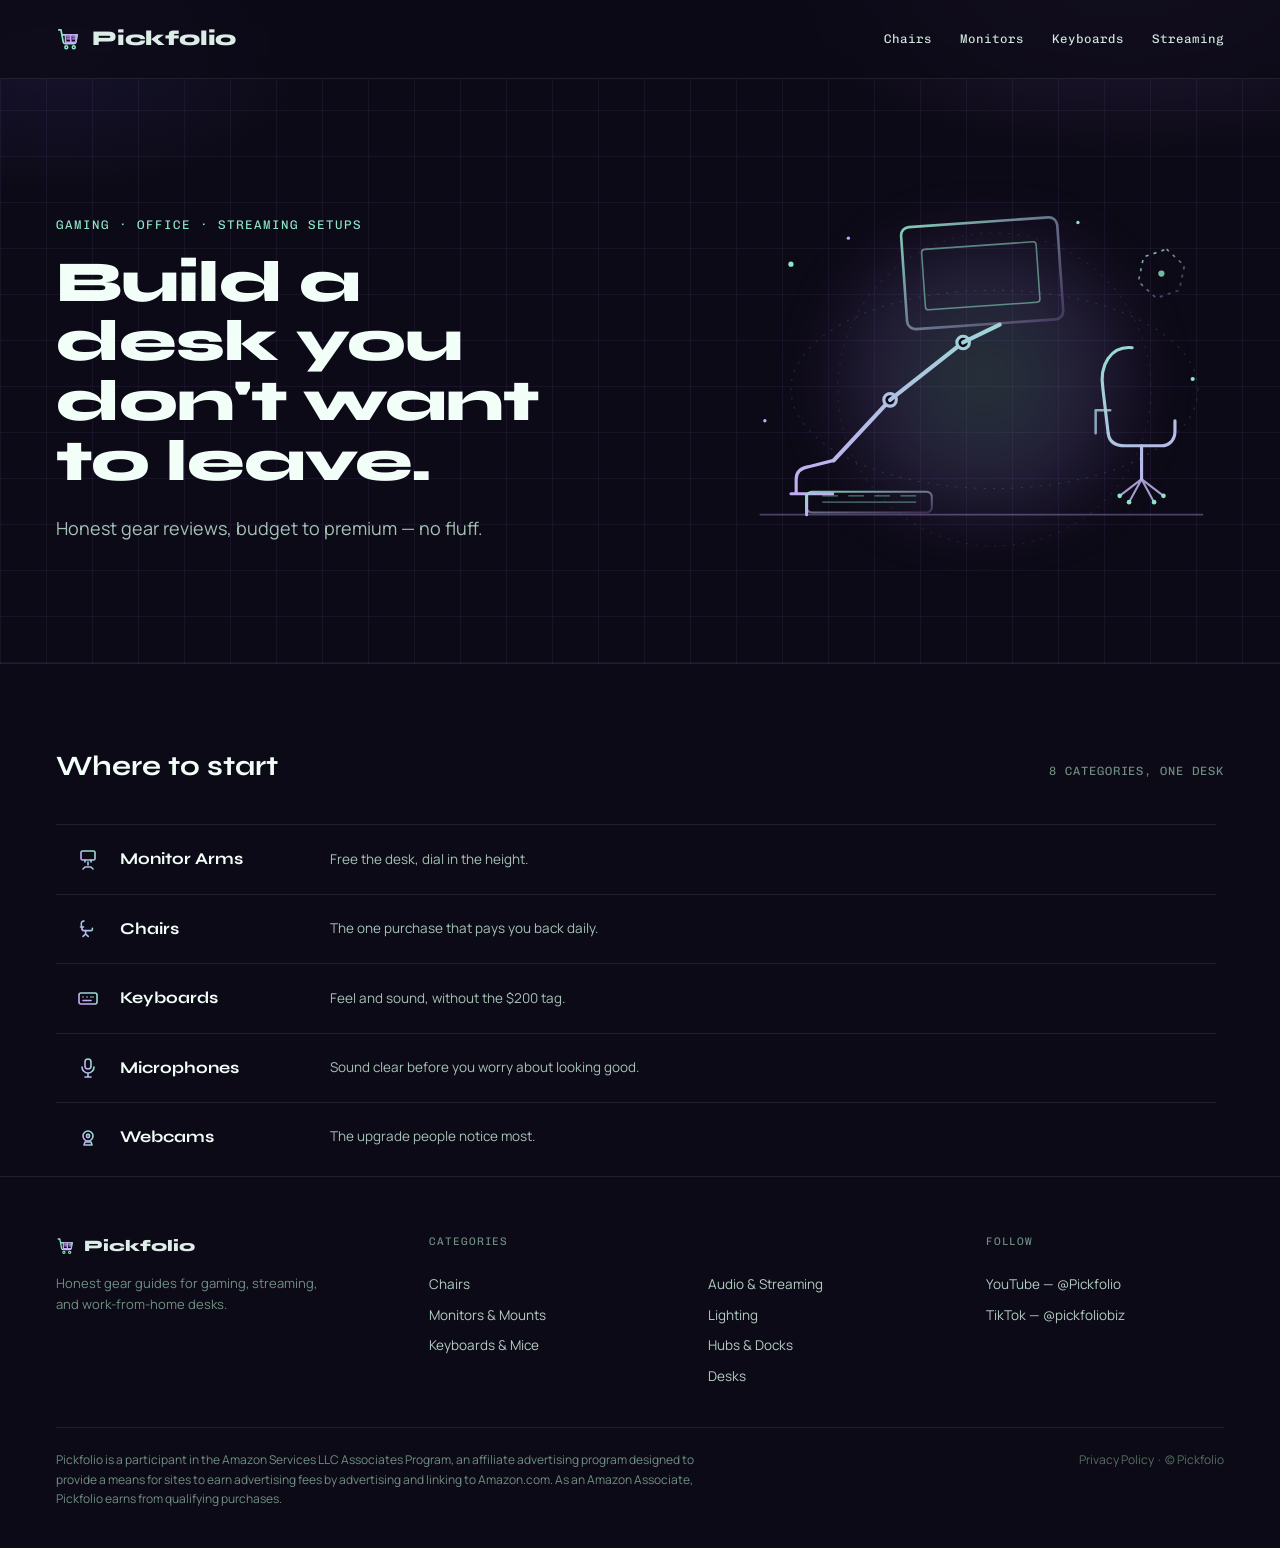
<file: index.html>
<!doctype html>
<!-- CI/CD test: git push -> Netlify auto-deploy -->
<html lang="en">
<head>
<meta charset="utf-8">
<meta name="viewport" content="width=device-width, initial-scale=1">
<title>Pickfolio — Gaming, Office & Streaming Setup Reviews</title>
<meta name="description" content="Honest, hands-on gear guides for gaming, streaming, and work-from-home desk setups.">
<meta name="p:domain_verify" content="24f3bac017ddc615d164c849b35792f6"/>
<link rel="icon" href="/favicon.svg" type="image/svg+xml">
<link rel="icon" href="/favicon.ico" sizes="any">
<link rel="apple-touch-icon" href="/apple-touch-icon.png">
<link rel="stylesheet" href="/styles.css">
</head>
<body>
  <nav class="site-nav">
    <a class="brand" href="/index.html">
      <svg width="26" height="26" viewBox="0 0 24 24" fill="none" stroke-linecap="round" stroke-linejoin="round"><path d="M2.6 3.6h2l2.1 11.3a1.6 1.6 0 0 0 1.6 1.3h8.4a1.6 1.6 0 0 0 1.6-1.3l1.3-6.8H6.2" stroke="var(--accent2)" stroke-width="1.6"/><circle cx="9.5" cy="19.6" r="1.35" fill="var(--bg)" stroke="var(--accent2)" stroke-width="1.4"/><circle cx="16.4" cy="19.6" r="1.35" fill="var(--bg)" stroke="var(--accent2)" stroke-width="1.4"/><path d="M8.8 8.2h9.6v6.2a.7.7 0 0 1-.7.7h-8.2a.7.7 0 0 1-.7-.7z" fill="var(--bg)" stroke="var(--accent)" stroke-width="1.5"/><path d="M13.6 8.2v6.9" stroke="var(--accent)" stroke-width="1.5"/><path d="M10.3 10h2.4M10.3 11.9h2.4M15.4 10h2M15.4 11.9h2" stroke="var(--accent)" stroke-width="1.15"/></svg>
      <span>Pickfolio</span>
    </a>
    <div class="nav-links">
      <a href="/guides/gaming-office-chairs.html">Chairs</a>
      <a href="/guides/monitor-arms.html">Monitors</a>
      <a href="/guides/mechanical-keyboards.html">Keyboards</a>
      <a href="/guides/usb-microphones.html">Streaming</a>
    </div>
  </nav>
  <section class="hero">
    <div class="hero-row">
      <div class="hero-inner">
        <div class="label" style="font-size:12.5px; color:var(--accent2); margin-bottom:18px;">Gaming &middot; Office &middot; Streaming Setups</div>
        <h1>Build a desk you don't want to leave.</h1>
        <p>Honest gear reviews, budget to premium — no fluff.</p>
      </div>
      <div class="hero-rig">
        <div class="hero-rig-glow"></div>
        <svg viewBox="0 0 460 360" fill="none">
          <defs>
            <linearGradient id="rigStroke1" x1="20" y1="320" x2="300" y2="40" gradientUnits="userSpaceOnUse">
              <stop offset="0" stop-color="#c9a6f7"/>
              <stop offset="1" stop-color="#8ee6c8"/>
            </linearGradient>
            <linearGradient id="rigStroke2" x1="0" y1="0" x2="1" y2="1">
              <stop offset="0" stop-color="#8ee6c8" stop-opacity=".9"/>
              <stop offset="1" stop-color="#c9a6f7" stop-opacity=".2"/>
            </linearGradient>
            <linearGradient id="rigStroke3" x1="300" y1="140" x2="410" y2="320" gradientUnits="userSpaceOnUse">
              <stop offset="0" stop-color="#8ee6c8"/>
              <stop offset="1" stop-color="#c9a6f7"/>
            </linearGradient>
          </defs>

          <ellipse cx="240" cy="190" rx="195" ry="95" stroke="#8ee6c8" stroke-opacity=".16" stroke-width="1" stroke-dasharray="2 7"/>
          <ellipse cx="240" cy="190" rx="150" ry="150" stroke="#c9a6f7" stroke-opacity=".12" stroke-width="1" stroke-dasharray="2 7" transform="rotate(24 240 190)"/>

          <path d="M400 55 L420 67 L420 91 L400 103 L380 91 L380 67 Z"
                stroke="url(#rigStroke2)" stroke-width="1.6" stroke-dasharray="3 5" transform="rotate(12 400 79)"/>
          <circle cx="400" cy="79" r="3" fill="#8ee6c8" fill-opacity=".8"/>

          <path d="M15 310 H440" stroke="#c9a6f7" stroke-opacity=".35" stroke-width="1.5"/>

          <path d="M60 310 V290 M45 290 H85 M50 290 V276 Q50 266 62 264 L86 258" stroke="url(#rigStroke1)" stroke-width="3" stroke-linecap="round"/>

          <path d="M86 258 L140 200" stroke="url(#rigStroke1)" stroke-width="4" stroke-linecap="round"/>
          <circle cx="140" cy="200" r="6" fill="#0d0a17" stroke="url(#rigStroke1)" stroke-width="3"/>

          <path d="M140 200 L210 145" stroke="url(#rigStroke1)" stroke-width="4" stroke-linecap="round"/>
          <circle cx="210" cy="145" r="6" fill="#0d0a17" stroke="url(#rigStroke1)" stroke-width="3"/>

          <path d="M210 145 L245 128" stroke="url(#rigStroke1)" stroke-width="4" stroke-linecap="round"/>
          <rect x="150" y="35" width="150" height="98" rx="8" stroke="url(#rigStroke2)" stroke-width="2.5" transform="rotate(-4 150 35)"/>
          <rect x="170" y="56" width="110" height="58" rx="3" stroke="#8ee6c8" stroke-opacity=".55" stroke-width="1.5" transform="rotate(-4 170 56)"/>

          <rect x="60" y="288" width="120" height="20" rx="5" stroke="url(#rigStroke2)" stroke-width="2"/>
          <path d="M75 298 H165 M75 292 H90 M100 292 H115 M125 292 H140 M150 292 H165" stroke="#8ee6c8" stroke-opacity=".5" stroke-width="1.2"/>

          <path d="M372 150 C352 148 340 166 344 190 L349 232"
                stroke="url(#rigStroke3)" stroke-width="3" stroke-linecap="round"/>
          <path d="M349 232 C350 240 356 244 365 244 L400 244 C408 244 413 238 413 230 L413 220"
                stroke="url(#rigStroke3)" stroke-width="3" stroke-linecap="round"/>
          <path d="M337 210 V232 M337 210 H351" stroke="url(#rigStroke3)" stroke-width="2.4" stroke-linecap="round" stroke-opacity=".8"/>
          <path d="M381 244 V276" stroke="url(#rigStroke3)" stroke-width="3" stroke-linecap="round"/>
          <path d="M381 276 L360 292 M381 276 L402 292 M381 276 L369 298 M381 276 L393 298"
                stroke="url(#rigStroke3)" stroke-width="2" stroke-linecap="round" stroke-opacity=".85"/>
          <circle cx="360" cy="292" r="2.2" fill="#8ee6c8"/>
          <circle cx="402" cy="292" r="2.2" fill="#8ee6c8"/>
          <circle cx="369" cy="298" r="2.2" fill="#8ee6c8"/>
          <circle cx="393" cy="298" r="2.2" fill="#8ee6c8"/>

          <circle cx="45" cy="70" r="2.5" fill="#8ee6c8"/>
          <circle cx="100" cy="45" r="1.6" fill="#c9a6f7"/>
          <circle cx="430" cy="180" r="2" fill="#8ee6c8"/>
          <circle cx="20" cy="220" r="1.6" fill="#c9a6f7"/>
          <circle cx="320" cy="30" r="1.6" fill="#8ee6c8"/>
        </svg>
      </div>
    </div>
  </section>

  <section class="section" id="guides">
    <div class="section-head">
      <h2>Where to start</h2>
      <span class="label" style="font-size:12px; color:var(--muted-2);">8 categories, one desk</span>
    </div>
    <svg width="0" height="0" style="position:absolute">
      <defs>
        <linearGradient id="catIcon" x1="0" y1="1" x2="1" y2="0">
          <stop offset="0" stop-color="var(--accent)"/>
          <stop offset="1" stop-color="var(--accent2)"/>
        </linearGradient>
      </defs>
    </svg>
    <div class="cat-list">
      <a class="cat-row" href="/guides/monitor-arms.html">
        <svg class="cat-icon" viewBox="0 0 24 24" fill="none" stroke="url(#catIcon)" stroke-width="1.6" stroke-linecap="round" stroke-linejoin="round"><rect x="5" y="3" width="14" height="9" rx="1.5"/><path d="M9 12v2M15 12v2M7 21l2-2h6l2 2M12 14v3"/></svg>
        <div class="cat-title">Monitor Arms</div><div class="cat-desc">Free the desk, dial in the height.</div>
      </a>
      <a class="cat-row" href="/guides/gaming-office-chairs.html">
        <svg class="cat-icon" viewBox="0 0 24 24" fill="none" stroke="url(#catIcon)" stroke-width="1.6" stroke-linecap="round" stroke-linejoin="round"><path d="M8 4c-2 0-3 1.5-2.7 3.5L6 12"/><path d="M6 12c0 1 .8 1.6 1.8 1.6h7c1 0 1.6-.6 1.6-1.4v-1"/><path d="M9.6 13.6V17M9.6 17l-2.6 2.4M9.6 17l2.6 2.4M4.5 10h3"/></svg>
        <div class="cat-title">Chairs</div><div class="cat-desc">The one purchase that pays you back daily.</div>
      </a>
      <a class="cat-row" href="/guides/mechanical-keyboards.html">
        <svg class="cat-icon" viewBox="0 0 24 24" fill="none" stroke="url(#catIcon)" stroke-width="1.6" stroke-linecap="round" stroke-linejoin="round"><rect x="3" y="7" width="18" height="11" rx="2"/><path d="M7 11h.01M11 11h.01M15 11h.01M17 11h.01M7 14.5h8"/></svg>
        <div class="cat-title">Keyboards</div><div class="cat-desc">Feel and sound, without the $200 tag.</div>
      </a>
      <a class="cat-row" href="/guides/usb-microphones.html">
        <svg class="cat-icon" viewBox="0 0 24 24" fill="none" stroke="url(#catIcon)" stroke-width="1.6" stroke-linecap="round" stroke-linejoin="round"><rect x="9" y="3" width="6" height="10" rx="3"/><path d="M6 11a6 6 0 0 0 12 0M12 17v4M9 21h6"/></svg>
        <div class="cat-title">Microphones</div><div class="cat-desc">Sound clear before you worry about looking good.</div>
      </a>
      <a class="cat-row" href="/guides/webcams.html">
        <svg class="cat-icon" viewBox="0 0 24 24" fill="none" stroke="url(#catIcon)" stroke-width="1.6" stroke-linecap="round" stroke-linejoin="round"><circle cx="12" cy="11" r="5"/><circle cx="12" cy="11" r="1.6"/><path d="M8 20h8l-1-3H9z"/></svg>
        <div class="cat-title">Webcams</div><div class="cat-desc">The upgrade people notice most.</div>
      </a>
      <a class="cat-row" href="/guides/led-rgb-strip-lights.html">
        <svg class="cat-icon" viewBox="0 0 24 24" fill="none" stroke="url(#catIcon)" stroke-width="1.6" stroke-linecap="round" stroke-linejoin="round"><path d="M4 8c2 3 4-3 6 0s4-3 6 0s4-3 4 0"/><path d="M4 14c2 3 4-3 6 0s4-3 6 0s4-3 4 0"/></svg>
        <div class="cat-title">Lighting</div><div class="cat-desc">The fastest way to make a setup look finished.</div>
      </a>
      <a class="cat-row" href="/guides/usb-c-hubs-docking-stations.html">
        <svg class="cat-icon" viewBox="0 0 24 24" fill="none" stroke="url(#catIcon)" stroke-width="1.6" stroke-linecap="round" stroke-linejoin="round"><rect x="4" y="9" width="16" height="7" rx="2"/><circle cx="8" cy="12.5" r="1"/><circle cx="12" cy="12.5" r="1"/><circle cx="16" cy="12.5" r="1"/><path d="M12 9V6M9 6h6"/></svg>
        <div class="cat-title">Hubs &amp; Docks</div><div class="cat-desc">One cable, everything connected.</div>
      </a>
      <a class="cat-row" href="/guides/desks.html">
        <svg class="cat-icon" viewBox="0 0 24 24" fill="none" stroke="url(#catIcon)" stroke-width="1.6" stroke-linecap="round" stroke-linejoin="round"><path d="M3 15h18M6 15V9a2 2 0 0 1 2-2h8a2 2 0 0 1 2 2v6M6 15v3M18 15v3"/></svg>
        <div class="cat-title">Desks</div><div class="cat-desc">Sit-stand, budget to premium.</div>
      </a>
      <div class="cat-row soon">
        <svg class="cat-icon" viewBox="0 0 24 24" fill="none" stroke="url(#catIcon)" stroke-width="1.6" stroke-linecap="round" stroke-linejoin="round"><circle cx="12" cy="12" r="8"/><path d="M12 8v8M8 12h8"/></svg>
        <div class="cat-title">More every week</div><div class="cat-desc">New guides added as the desk grows.</div>
      </div>
    </div>
  </section>


  <footer class="site-footer">
    <div class="footer-grid">
      <div>
        <div class="footer-brand">
          <svg width="20" height="20" viewBox="0 0 24 24" fill="none" stroke-linecap="round" stroke-linejoin="round"><path d="M2.6 3.6h2l2.1 11.3a1.6 1.6 0 0 0 1.6 1.3h8.4a1.6 1.6 0 0 0 1.6-1.3l1.3-6.8H6.2" stroke="var(--accent2)" stroke-width="1.6"/><circle cx="9.5" cy="19.6" r="1.35" fill="var(--bg)" stroke="var(--accent2)" stroke-width="1.4"/><circle cx="16.4" cy="19.6" r="1.35" fill="var(--bg)" stroke="var(--accent2)" stroke-width="1.4"/><path d="M8.8 8.2h9.6v6.2a.7.7 0 0 1-.7.7h-8.2a.7.7 0 0 1-.7-.7z" fill="var(--bg)" stroke="var(--accent)" stroke-width="1.5"/><path d="M13.6 8.2v6.9" stroke="var(--accent)" stroke-width="1.5"/><path d="M10.3 10h2.4M10.3 11.9h2.4M15.4 10h2M15.4 11.9h2" stroke="var(--accent)" stroke-width="1.15"/></svg>
          <span>Pickfolio</span>
        </div>
        <p class="footer-tag">Honest gear guides for gaming, streaming, and work-from-home desks.</p>
      </div>
      <div class="fcol">
        <div class="fcol-head">Categories</div>
        <a href="/guides/gaming-office-chairs.html">Chairs</a>
        <a href="/guides/monitor-arms.html">Monitors &amp; Mounts</a>
        <a href="/guides/mechanical-keyboards.html">Keyboards &amp; Mice</a>
      </div>
      <div class="fcol">
        <div class="fcol-head">&nbsp;</div>
        <a href="/guides/usb-microphones.html">Audio &amp; Streaming</a>
        <a href="/guides/led-rgb-strip-lights.html">Lighting</a>
        <a href="/guides/usb-c-hubs-docking-stations.html">Hubs & Docks</a>
        <a href="/guides/desks.html">Desks</a>
      </div>
      <div class="fcol">
        <div class="fcol-head">Follow</div>
        <a href="https://www.youtube.com/@Pickfolio" target="_blank" rel="noopener">YouTube — @Pickfolio</a>
        <a href="https://www.tiktok.com/@pickfoliobiz" target="_blank" rel="noopener">TikTok — @pickfoliobiz</a>
      </div>
    </div>
    <div class="footer-bottom">
      <div class="disclosure">Pickfolio is a participant in the Amazon Services LLC Associates Program, an affiliate advertising program designed to provide a means for sites to earn advertising fees by advertising and linking to Amazon.com. As an Amazon Associate, Pickfolio earns from qualifying purchases.</div>
      <div class="copyright"><a href="/privacy-policy.html">Privacy Policy</a> &nbsp;&middot;&nbsp; &copy; Pickfolio</div>
    </div>
  </footer>
</body>
</html>
</file>
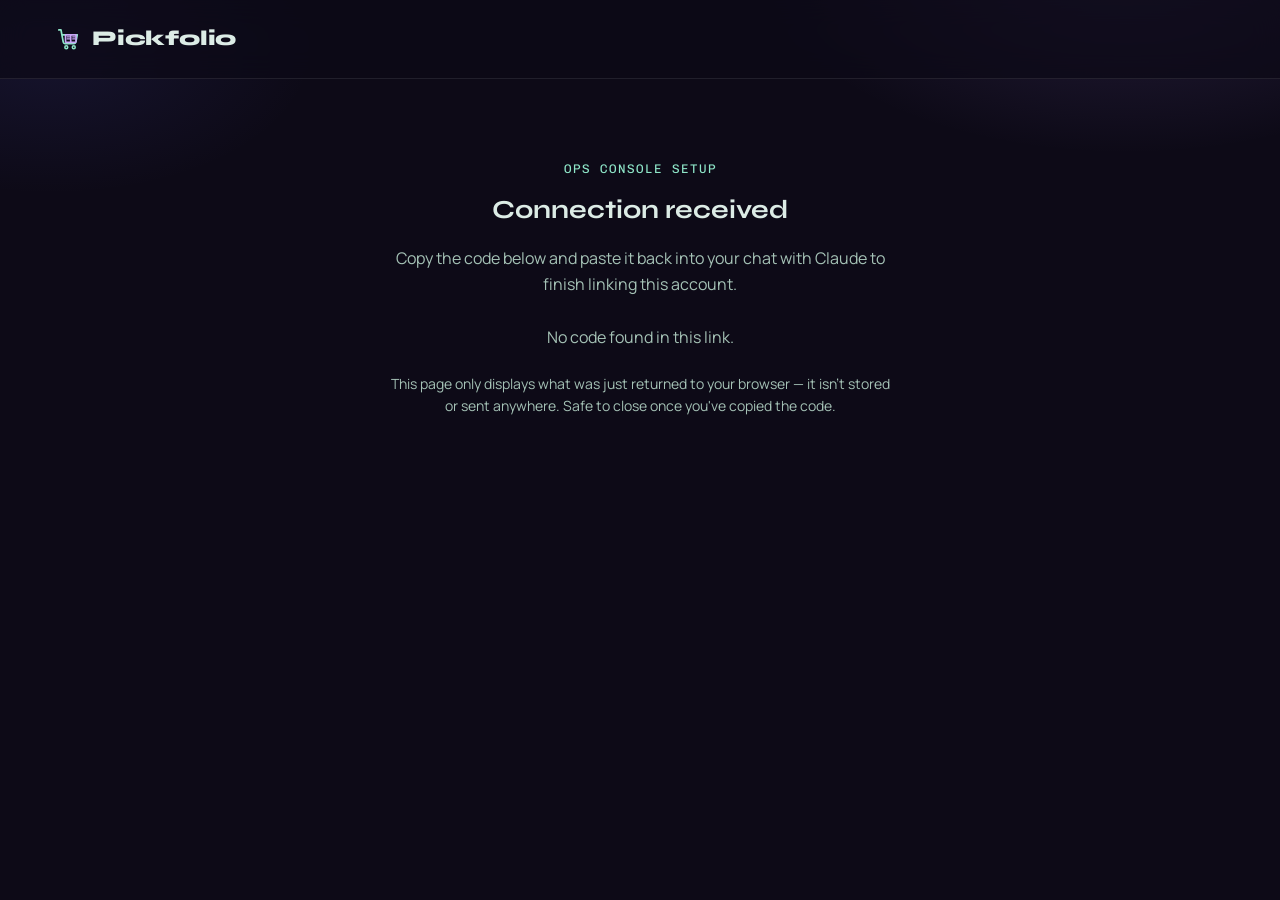
<file: oauth-callback.html>
<!doctype html>
<html lang="en">
<head>
<meta charset="utf-8">
<meta name="viewport" content="width=device-width, initial-scale=1">
<meta name="robots" content="noindex, nofollow">
<title>Connection Complete | Pickfolio</title>
<link rel="icon" href="/favicon.svg" type="image/svg+xml">
<link rel="stylesheet" href="/styles.css">
<style>
  .cb-wrap{ max-width:560px; margin:0 auto; padding:80px 24px 60px; text-align:center; }
  .cb-code{
    margin-top:28px; padding:18px 20px; background:rgba(255,255,255,.045);
    border:1px solid rgba(255,255,255,.09); border-radius:12px;
    font-family:'Chivo Mono', monospace; font-size:14px; word-break:break-all;
    color:var(--accent); text-align:left; backdrop-filter:blur(10px);
  }
  .cb-copy{
    margin-top:16px; padding:11px 22px; border-radius:999px; border:1px solid var(--accent2);
    background:transparent; color:var(--accent2); font-family:inherit; font-size:14px; cursor:pointer;
  }
  .cb-copy:hover{ background:rgba(201,166,247,.08); }
  .cb-note{ margin-top:22px; color:var(--muted); font-size:14px; line-height:1.6; }
  .cb-empty{ color:var(--muted); margin-top:28px; }
</style>
</head>
<body>
  <nav class="site-nav">
    <a class="brand" href="/index.html">
      <svg width="26" height="26" viewBox="0 0 24 24" fill="none" stroke-linecap="round" stroke-linejoin="round"><path d="M2.6 3.6h2l2.1 11.3a1.6 1.6 0 0 0 1.6 1.3h8.4a1.6 1.6 0 0 0 1.6-1.3l1.3-6.8H6.2" stroke="var(--accent2)" stroke-width="1.6"/><circle cx="9.5" cy="19.6" r="1.35" fill="var(--bg)" stroke="var(--accent2)" stroke-width="1.4"/><circle cx="16.4" cy="19.6" r="1.35" fill="var(--bg)" stroke="var(--accent2)" stroke-width="1.4"/><path d="M8.8 8.2h9.6v6.2a.7.7 0 0 1-.7.7h-8.2a.7.7 0 0 1-.7-.7z" fill="var(--bg)" stroke="var(--accent)" stroke-width="1.5"/><path d="M13.6 8.2v6.9" stroke="var(--accent)" stroke-width="1.5"/><path d="M10.3 10h2.4M10.3 11.9h2.4M15.4 10h2M15.4 11.9h2" stroke="var(--accent)" stroke-width="1.15"/></svg>
      <span>Pickfolio</span>
    </a>
  </nav>

  <div class="cb-wrap">
    <div class="label" style="font-size:12.5px; color:var(--accent2); margin-bottom:10px;">Ops Console Setup</div>
    <h1 style="font-size:26px;">Connection received</h1>
    <p style="color:var(--muted);">Copy the code below and paste it back into your chat with Claude to finish linking this account.</p>

    <div id="codeBox" class="cb-code">Reading response&hellip;</div>
    <button class="cb-copy" id="copyBtn" style="display:none;">Copy code</button>

    <p class="cb-note">This page only displays what was just returned to your browser — it isn't stored or sent anywhere. Safe to close once you've copied the code.</p>
  </div>

<script>
  (function(){
    var params = new URLSearchParams(window.location.search);
    var code = params.get('code');
    var error = params.get('error');
    var box = document.getElementById('codeBox');
    var btn = document.getElementById('copyBtn');

    if (error) {
      box.textContent = 'Error: ' + error + (params.get('error_description') ? ' — ' + params.get('error_description') : '');
      box.style.color = '#e6a5c9';
    } else if (code) {
      box.textContent = code;
      btn.style.display = 'inline-block';
      btn.addEventListener('click', function(){
        navigator.clipboard.writeText(code).then(function(){
          btn.textContent = 'Copied';
          setTimeout(function(){ btn.textContent = 'Copy code'; }, 1500);
        });
      });
    } else {
      box.textContent = 'No code found in this link.';
      box.className = 'cb-empty';
    }
  })();
</script>
</body>
</html>
</file>
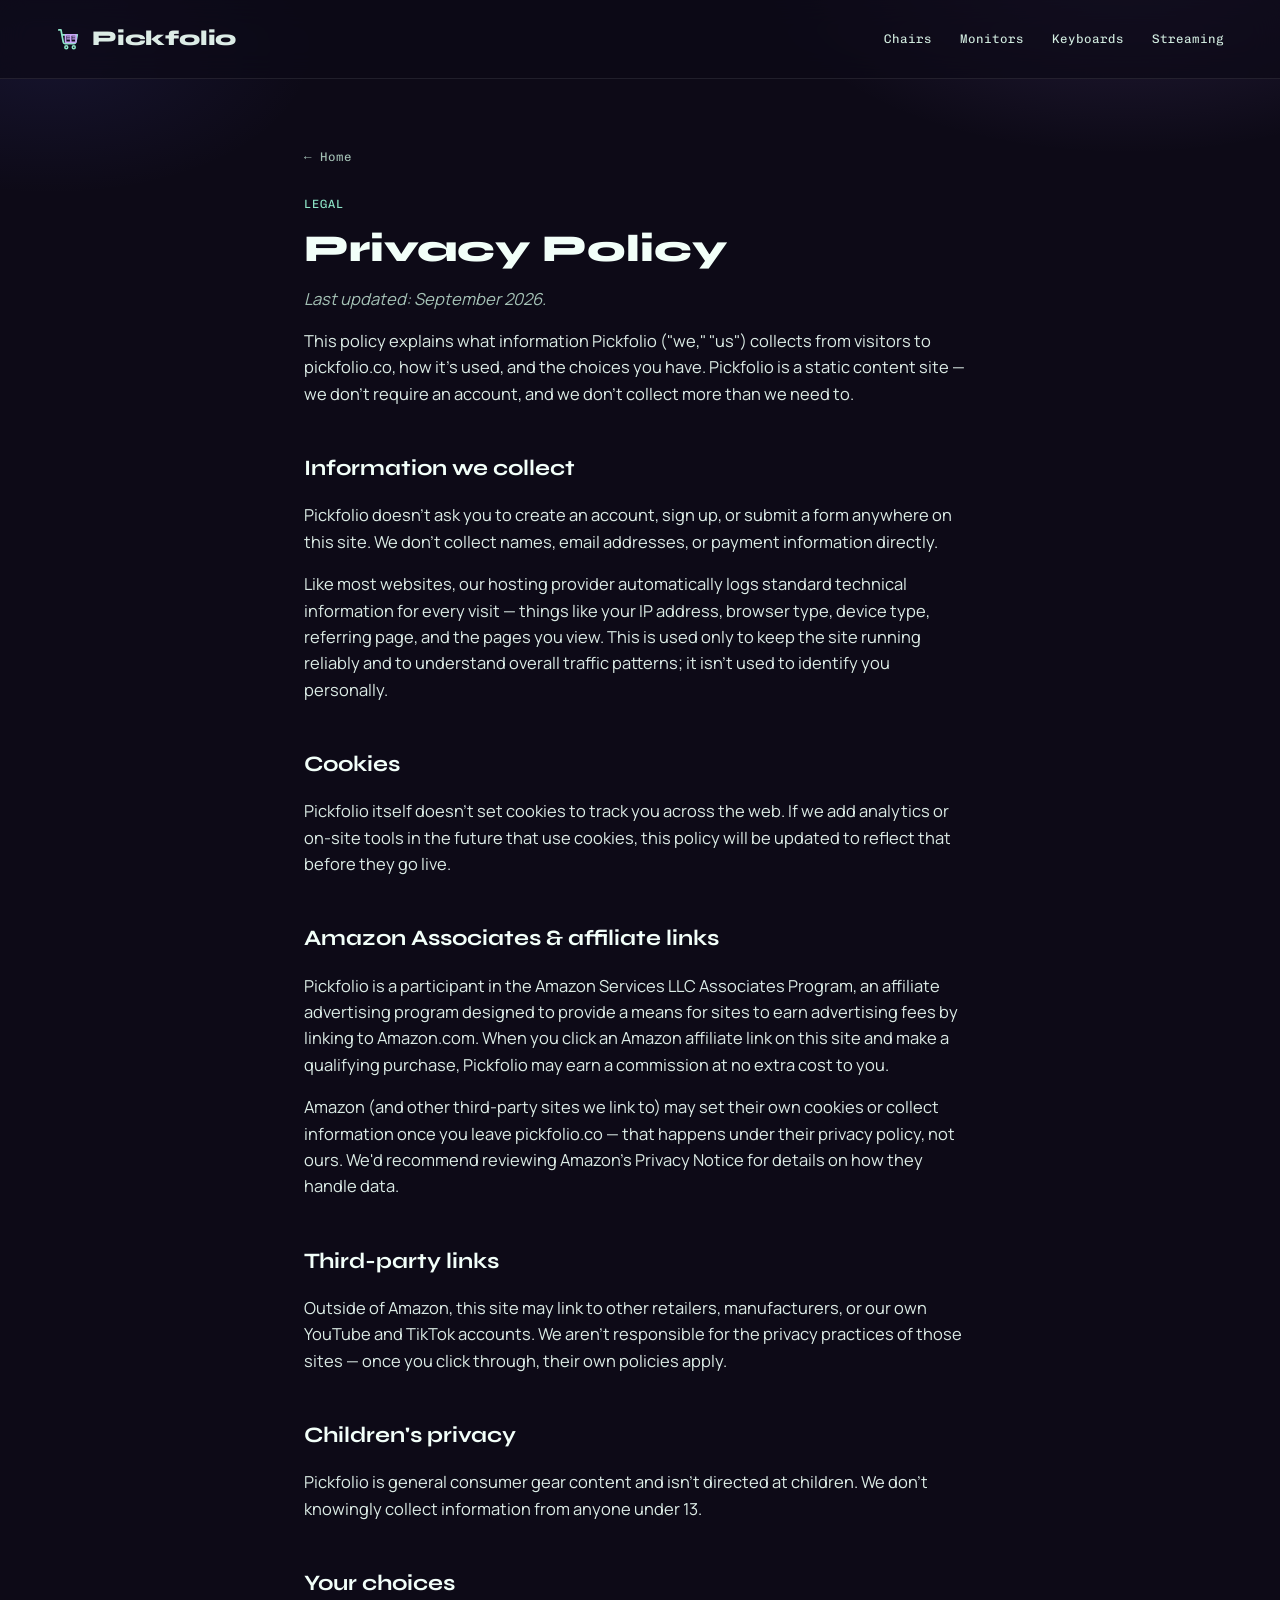
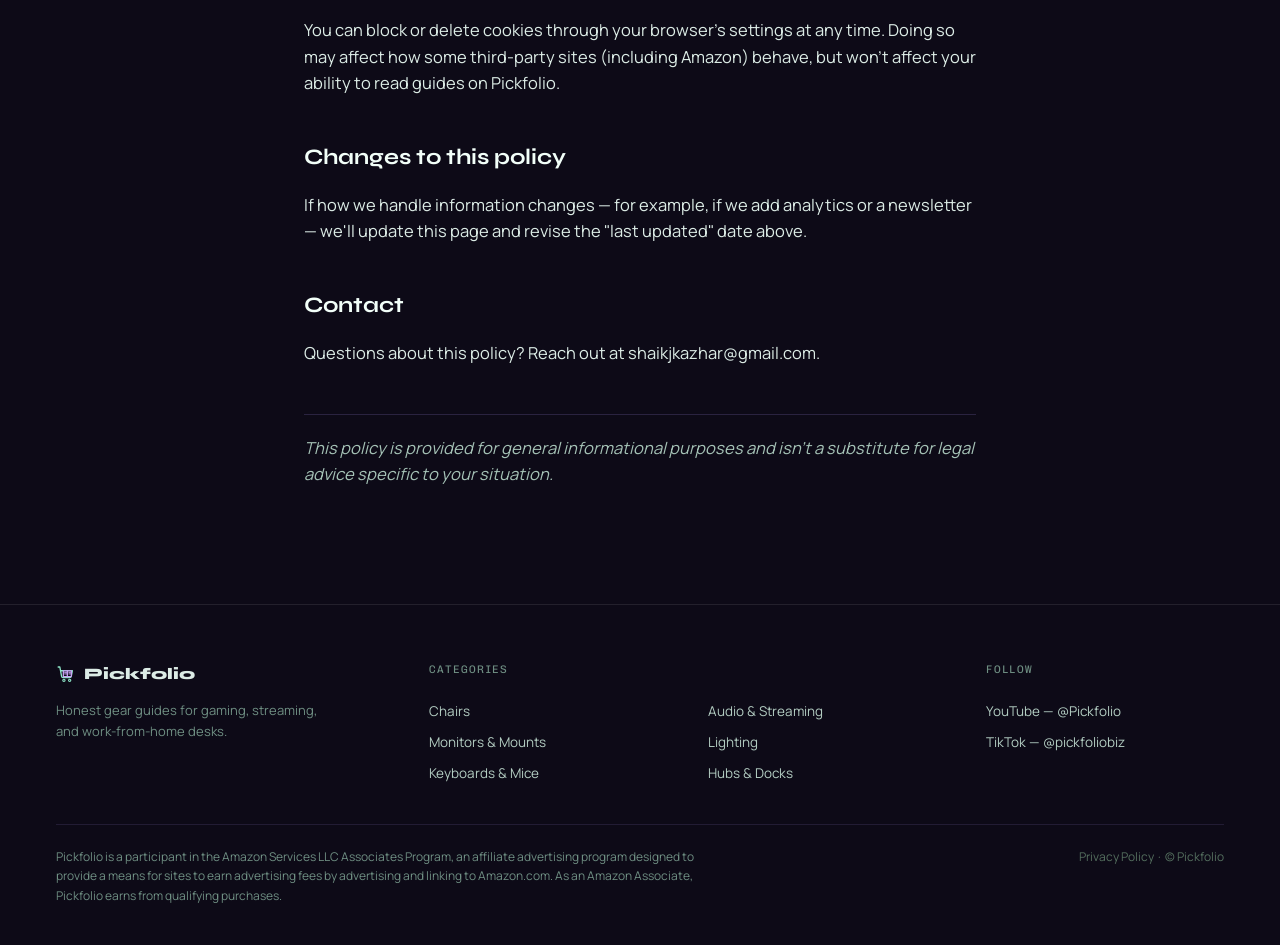
<file: privacy-policy.html>
<!doctype html>
<html lang="en">
<head>
<meta charset="utf-8">
<meta name="viewport" content="width=device-width, initial-scale=1">
<title>Privacy Policy | Pickfolio</title>
<meta name="description" content="How Pickfolio collects, uses, and protects information from visitors to this site.">
<link rel="icon" href="/favicon.svg" type="image/svg+xml">
<link rel="icon" href="/favicon.ico" sizes="any">
<link rel="apple-touch-icon" href="/apple-touch-icon.png">
<link rel="stylesheet" href="/styles.css">
</head>
<body>
  <nav class="site-nav">
    <a class="brand" href="/index.html">
      <svg width="26" height="26" viewBox="0 0 24 24" fill="none" stroke-linecap="round" stroke-linejoin="round"><path d="M2.6 3.6h2l2.1 11.3a1.6 1.6 0 0 0 1.6 1.3h8.4a1.6 1.6 0 0 0 1.6-1.3l1.3-6.8H6.2" stroke="var(--accent2)" stroke-width="1.6"/><circle cx="9.5" cy="19.6" r="1.35" fill="var(--bg)" stroke="var(--accent2)" stroke-width="1.4"/><circle cx="16.4" cy="19.6" r="1.35" fill="var(--bg)" stroke="var(--accent2)" stroke-width="1.4"/><path d="M8.8 8.2h9.6v6.2a.7.7 0 0 1-.7.7h-8.2a.7.7 0 0 1-.7-.7z" fill="var(--bg)" stroke="var(--accent)" stroke-width="1.5"/><path d="M13.6 8.2v6.9" stroke="var(--accent)" stroke-width="1.5"/><path d="M10.3 10h2.4M10.3 11.9h2.4M15.4 10h2M15.4 11.9h2" stroke="var(--accent)" stroke-width="1.15"/></svg>
      <span>Pickfolio</span>
    </a>
    <div class="nav-links">
      <a href="/guides/gaming-office-chairs.html">Chairs</a>
      <a href="/guides/monitor-arms.html">Monitors</a>
      <a href="/guides/mechanical-keyboards.html">Keyboards</a>
      <a href="/guides/usb-microphones.html">Streaming</a>
    </div>
  </nav>
  <main class="article-wrap">
    <a class="back-link" href="/index.html">&larr; Home</a>
    <div class="article-eyebrow label">Legal</div>
    <h1>Privacy Policy</h1>
    <p><em>Last updated: September 2026.</em></p>
    <p>This policy explains what information Pickfolio ("we," "us") collects from visitors to pickfolio.co, how it's used, and the choices you have. Pickfolio is a static content site — we don't require an account, and we don't collect more than we need to.</p>

    <h2>Information we collect</h2>
    <p>Pickfolio doesn't ask you to create an account, sign up, or submit a form anywhere on this site. We don't collect names, email addresses, or payment information directly.</p>
    <p>Like most websites, our hosting provider automatically logs standard technical information for every visit — things like your IP address, browser type, device type, referring page, and the pages you view. This is used only to keep the site running reliably and to understand overall traffic patterns; it isn't used to identify you personally.</p>

    <h2>Cookies</h2>
    <p>Pickfolio itself doesn't set cookies to track you across the web. If we add analytics or on-site tools in the future that use cookies, this policy will be updated to reflect that before they go live.</p>

    <h2>Amazon Associates &amp; affiliate links</h2>
    <p>Pickfolio is a participant in the Amazon Services LLC Associates Program, an affiliate advertising program designed to provide a means for sites to earn advertising fees by linking to Amazon.com. When you click an Amazon affiliate link on this site and make a qualifying purchase, Pickfolio may earn a commission at no extra cost to you.</p>
    <p>Amazon (and other third-party sites we link to) may set their own cookies or collect information once you leave pickfolio.co — that happens under their privacy policy, not ours. We'd recommend reviewing <a href="https://www.amazon.com/gp/help/customer/display.html?nodeId=468496" target="_blank" rel="noopener">Amazon's Privacy Notice</a> for details on how they handle data.</p>

    <h2>Third-party links</h2>
    <p>Outside of Amazon, this site may link to other retailers, manufacturers, or our own YouTube and TikTok accounts. We aren't responsible for the privacy practices of those sites — once you click through, their own policies apply.</p>

    <h2>Children's privacy</h2>
    <p>Pickfolio is general consumer gear content and isn't directed at children. We don't knowingly collect information from anyone under 13.</p>

    <h2>Your choices</h2>
    <p>You can block or delete cookies through your browser's settings at any time. Doing so may affect how some third-party sites (including Amazon) behave, but won't affect your ability to read guides on Pickfolio.</p>

    <h2>Changes to this policy</h2>
    <p>If how we handle information changes — for example, if we add analytics or a newsletter — we'll update this page and revise the "last updated" date above.</p>

    <h2>Contact</h2>
    <p>Questions about this policy? Reach out at <a href="mailto:shaikjkazhar@gmail.com">shaikjkazhar@gmail.com</a>.</p>
    <hr />
    <p><em>This policy is provided for general informational purposes and isn't a substitute for legal advice specific to your situation.</em></p>
  </main>
  <footer class="site-footer">
    <div class="footer-grid">
      <div>
        <div class="footer-brand">
          <svg width="20" height="20" viewBox="0 0 24 24" fill="none" stroke-linecap="round" stroke-linejoin="round"><path d="M2.6 3.6h2l2.1 11.3a1.6 1.6 0 0 0 1.6 1.3h8.4a1.6 1.6 0 0 0 1.6-1.3l1.3-6.8H6.2" stroke="var(--accent2)" stroke-width="1.6"/><circle cx="9.5" cy="19.6" r="1.35" fill="var(--bg)" stroke="var(--accent2)" stroke-width="1.4"/><circle cx="16.4" cy="19.6" r="1.35" fill="var(--bg)" stroke="var(--accent2)" stroke-width="1.4"/><path d="M8.8 8.2h9.6v6.2a.7.7 0 0 1-.7.7h-8.2a.7.7 0 0 1-.7-.7z" fill="var(--bg)" stroke="var(--accent)" stroke-width="1.5"/><path d="M13.6 8.2v6.9" stroke="var(--accent)" stroke-width="1.5"/><path d="M10.3 10h2.4M10.3 11.9h2.4M15.4 10h2M15.4 11.9h2" stroke="var(--accent)" stroke-width="1.15"/></svg>
          <span>Pickfolio</span>
        </div>
        <p class="footer-tag">Honest gear guides for gaming, streaming, and work-from-home desks.</p>
      </div>
      <div class="fcol">
        <div class="fcol-head">Categories</div>
        <a href="/guides/gaming-office-chairs.html">Chairs</a>
        <a href="/guides/monitor-arms.html">Monitors &amp; Mounts</a>
        <a href="/guides/mechanical-keyboards.html">Keyboards &amp; Mice</a>
      </div>
      <div class="fcol">
        <div class="fcol-head">&nbsp;</div>
        <a href="/guides/usb-microphones.html">Audio &amp; Streaming</a>
        <a href="/guides/led-rgb-strip-lights.html">Lighting</a>
        <a href="/guides/usb-c-hubs-docking-stations.html">Hubs &amp; Docks</a>
      </div>
      <div class="fcol">
        <div class="fcol-head">Follow</div>
        <a href="https://www.youtube.com/@Pickfolio" target="_blank" rel="noopener">YouTube — @Pickfolio</a>
        <a href="https://www.tiktok.com/@pickfoliobiz" target="_blank" rel="noopener">TikTok — @pickfoliobiz</a>
      </div>
    </div>
    <div class="footer-bottom">
      <div class="disclosure">Pickfolio is a participant in the Amazon Services LLC Associates Program, an affiliate advertising program designed to provide a means for sites to earn advertising fees by advertising and linking to Amazon.com. As an Amazon Associate, Pickfolio earns from qualifying purchases.</div>
      <div class="copyright"><a href="/privacy-policy.html">Privacy Policy</a> &nbsp;&middot;&nbsp; &copy; Pickfolio</div>
    </div>
  </footer>
  <script src="/script.js" defer></script>
</body>
</html>
</file>
<file: styles.css>
@import url('https://fonts.googleapis.com/css2?family=Syne:wght@600;700;800&family=Manrope:wght@400;500;600;700&family=Chivo+Mono:wght@400;500;600&display=swap');

:root {
  --bg: #0d0a17;
  --surface: #171325;
  --surface-2: #1c1730;
  --line: #2a2340;
  --line-soft: #221c34;
  --text: #dcece6;
  --text-strong: #f2fff9;
  --muted: #a5c2b6;
  --muted-2: #6f8f83;
  --accent: #c9a6f7;
  --accent-ink: #1a0f2e;
  --accent2: #8ee6c8;
  --glass: rgba(255, 255, 255, 0.045);
  --glass-line: rgba(255, 255, 255, 0.09);
}

* { box-sizing: border-box; }

html { scroll-behavior: smooth; }

body {
  margin: 0;
  background:
    radial-gradient(46% 34% at 88% -4%, rgba(168, 133, 247, 0.16), transparent 62%),
    radial-gradient(34% 26% at 4% 6%, rgba(99, 102, 241, 0.10), transparent 60%),
    var(--bg);
  background-attachment: fixed;
  color: var(--text);
  font-family: 'Manrope', ui-sans-serif, system-ui, sans-serif;
  line-height: 1.6;
}

a { color: inherit; text-decoration: none; }
a:hover { opacity: 0.82; }

h1, h2, h3 { font-family: 'Syne', ui-sans-serif, sans-serif; margin: 0; }

img { max-width: 100%; }

.label {
  font-family: 'Chivo Mono', ui-monospace, monospace;
  text-transform: uppercase;
  letter-spacing: 0.08em;
}

/* NAV */
.site-nav {
  display: flex;
  align-items: center;
  justify-content: space-between;
  padding: 22px 56px;
  border-bottom: 1px solid var(--glass-line);
  position: sticky;
  top: 0;
  background: rgba(13, 10, 23, 0.75);
  backdrop-filter: blur(14px);
  -webkit-backdrop-filter: blur(14px);
  z-index: 10;
  flex-wrap: wrap;
  gap: 16px;
}
.brand { display: flex; align-items: center; gap: 10px; }
.brand span { font-family: 'Syne', sans-serif; font-weight: 900; font-size: 21px; letter-spacing: -0.01em; }
.nav-links { display: flex; align-items: center; gap: 28px; flex-wrap: wrap; }
.nav-links a { font-family: 'Chivo Mono', monospace; font-size: 12.5px; color: #d3ede1; }
/* HERO */
.hero {
  position: relative;
  padding: 96px 56px 80px;
  overflow: hidden;
  border-bottom: 1px solid var(--glass-line);
  background-image:
    repeating-linear-gradient(0deg, rgba(168, 133, 247, 0.07) 0 1px, transparent 1px 46px),
    repeating-linear-gradient(90deg, rgba(168, 133, 247, 0.07) 0 1px, transparent 1px 46px);
}
.hero-row { position: relative; display: flex; align-items: center; justify-content: space-between; gap: 40px; }
.hero-inner { max-width: 560px; flex-shrink: 0; }
.hero h1 { font-size: 58px; font-weight: 900; line-height: 1.03; letter-spacing: -0.015em; color: var(--text-strong); text-wrap: balance; }
.hero p { font-size: 18px; color: var(--muted); max-width: 520px; margin: 22px 0 0; }

.hero-rig { position: relative; flex: 1; min-width: 320px; max-width: 480px; aspect-ratio: 1 / 0.85; }
.hero-rig svg { position: absolute; inset: 0; width: 100%; height: 100%; overflow: visible; }
.hero-rig-glow {
  position: absolute; width: 70%; height: 70%; left: 15%; top: 15%;
  background: radial-gradient(circle, rgba(142, 230, 200, 0.20), rgba(168, 133, 247, 0.14) 55%, transparent 75%);
  filter: blur(30px);
}
@media (max-width: 880px) {
  .hero-row { flex-direction: column; align-items: flex-start; }
  .hero h1 { font-size: 42px; }
  .hero-rig { max-width: 100%; width: 100%; }
}

/* SECTIONS */
.section { padding: 80px 56px 20px; }
.section-head { display: flex; align-items: baseline; justify-content: space-between; margin-bottom: 36px; flex-wrap: wrap; gap: 10px; }
.section-head h2 { font-size: 28px; font-weight: 700; color: var(--text-strong); }

/* CATEGORY LIST — borderless rows, 4 visible before scrolling */
.cat-list {
  display: flex;
  flex-direction: column;
  max-height: 332px;
  overflow-y: auto;
  padding-right: 8px;
  padding-bottom: 60px;
  scrollbar-width: thin;
  scrollbar-color: var(--accent2) transparent;
}
.cat-list::-webkit-scrollbar { width: 6px; }
.cat-list::-webkit-scrollbar-track { background: transparent; }
.cat-list::-webkit-scrollbar-thumb { background: linear-gradient(180deg, var(--accent), var(--accent2)); border-radius: 3px; }

.cat-row {
  position: relative;
  display: flex;
  align-items: center;
  gap: 20px;
  padding: 21px 6px;
  border-top: 1px solid var(--glass-line);
}
.cat-list .cat-row:last-child { border-bottom: 1px solid var(--glass-line); }
.cat-row::before {
  content: "";
  position: absolute;
  left: 0; top: 13px; bottom: 13px;
  width: 2px;
  background: linear-gradient(180deg, var(--accent), var(--accent2));
  opacity: 0;
  transition: opacity 0.15s ease;
}
.cat-row:hover::before { opacity: 1; }
.cat-row .cat-icon { width: 24px; height: 24px; flex-shrink: 0; margin-left: 14px; }
.cat-row .cat-title { display: flex; align-items: center; gap: 9px; font-family: 'Syne', sans-serif; font-weight: 700; font-size: 16.5px; color: var(--text-strong); width: 190px; flex-shrink: 0; }
.cat-row .cat-desc { color: var(--muted); font-size: 13.5px; }
.cat-row .cat-soon-badge {
  font-family: 'Chivo Mono', monospace;
  font-size: 10px;
  letter-spacing: 0.06em;
  text-transform: uppercase;
  color: var(--accent2);
  border: 1px solid rgba(142, 230, 200, 0.35);
  padding: 3px 10px;
  border-radius: 20px;
  flex-shrink: 0;
}
.cat-row.soon { opacity: 0.72; }
@media (max-width: 640px) {
  .cat-row { flex-wrap: wrap; row-gap: 6px; }
  .cat-row .cat-title { width: auto; }
}

/* FOOTER */
.site-footer { border-top: 1px solid var(--glass-line); padding: 56px 56px 40px; }
.footer-grid { display: grid; grid-template-columns: 1.4fr 1fr 1fr 1fr; gap: 40px; padding-bottom: 40px; }
@media (max-width: 800px) { .footer-grid { grid-template-columns: 1fr 1fr; } }
.footer-grid .fcol { display: flex; flex-direction: column; gap: 9px; font-size: 13.5px; color: #b3cdc2; }
.footer-grid .fcol-head { font-size: 11px; color: var(--muted-2); margin-bottom: 14px; font-family: 'Chivo Mono', monospace; text-transform: uppercase; letter-spacing: 0.08em; }
.footer-brand { display: flex; align-items: center; gap: 8px; }
.footer-brand span { font-family: 'Syne', sans-serif; font-weight: 900; font-size: 16px; }
.footer-tag { color: var(--muted-2); font-size: 13px; margin-top: 14px; max-width: 280px; }
.footer-bottom { border-top: 1px solid var(--line-soft); padding-top: 22px; display: flex; justify-content: space-between; align-items: flex-start; gap: 24px; flex-wrap: wrap; }
.disclosure { color: var(--muted-2); font-size: 12px; max-width: 640px; }
.copyright { color: #55705f; font-size: 12px; white-space: nowrap; }

/* GUIDE PAGE (article) */
.article-wrap { max-width: 720px; margin: 0 auto; padding: 64px 24px 100px; }
.article-eyebrow { font-size: 12px; color: var(--accent2); margin-bottom: 14px; }
.article-wrap h1 { font-size: 38px; font-weight: 800; line-height: 1.1; color: var(--text-strong); text-wrap: balance; }
.article-wrap h2 { font-size: 22px; font-weight: 700; color: var(--text-strong); margin-top: 44px; margin-bottom: 4px; }
.article-wrap p { font-size: 16.5px; color: var(--text); margin: 16px 0; }
.article-wrap ul, .article-wrap ol { color: var(--text); font-size: 16.5px; padding-left: 22px; }
.article-wrap li { margin: 8px 0; }
.article-wrap strong { color: var(--text-strong); }
.article-wrap hr { border: none; border-top: 1px solid var(--line); margin: 48px 0 20px; }
.article-wrap em { color: var(--muted); }
.affiliate-slot {
  display: block;
  margin: 18px 0 8px;
  padding: 12px 16px;
  border: 1px dashed #4a3d66;
  border-radius: 6px;
  background: var(--glass);
  color: var(--muted-2);
  font-family: 'Chivo Mono', monospace;
  font-size: 12px;
}
.buy-btn {
  display: inline-flex;
  align-items: center;
  gap: 6px;
  margin: 18px 0 8px;
  padding: 11px 20px;
  border-radius: 6px;
  background: linear-gradient(180deg, var(--accent), var(--accent2));
  color: var(--accent-ink);
  font-family: 'Chivo Mono', monospace;
  font-size: 13px;
  font-weight: 700;
  text-decoration: none;
  transition: opacity .15s ease;
}
.buy-btn:hover { opacity: .88; }
.back-link { display: inline-block; margin-bottom: 28px; font-family: 'Chivo Mono', monospace; font-size: 12.5px; color: var(--muted); }

/* PICK PHOTO CARD — product photo as a fading background behind the pick heading */
.pick-card {
  margin: 18px 0 8px;
  border-radius: 10px;
  overflow: hidden;
  border: 1px solid var(--glass-line);
  background: var(--glass);
  backdrop-filter: blur(10px);
  -webkit-backdrop-filter: blur(10px);
}
.pick-photo {
  position: relative;
  aspect-ratio: 16 / 10;
  background-color: #eef1ef;
  background-size: cover;
  background-position: center;
}
.pick-photo::after {
  content: "";
  position: absolute;
  inset: 0;
  background: linear-gradient(180deg, rgba(13, 10, 23, 0) 32%, rgba(13, 10, 23, 0.65) 62%, var(--surface-2) 97%);
}
.pick-slides { position: absolute; inset: 0; }
.pick-slide {
  position: absolute;
  inset: 0;
  background-size: cover;
  background-position: center;
  opacity: 0;
  transition: opacity 0.6s ease;
}
.pick-slide.is-active { opacity: 1; }
.pick-dots {
  position: absolute;
  left: 0;
  right: 0;
  bottom: 0;
  z-index: 2;
  display: flex;
  justify-content: center;
  gap: 8px;
  padding: 0 0 14px;
}
.pick-dot {
  width: 7px;
  height: 7px;
  padding: 0;
  border-radius: 50%;
  border: 1px solid rgba(255, 255, 255, 0.55);
  background: rgba(255, 255, 255, 0.15);
  cursor: pointer;
}
.pick-dot.is-active { background: var(--accent); border-color: var(--accent); }
.pick-photo-text {
  position: absolute;
  left: 0;
  right: 0;
  bottom: 0;
  z-index: 1;
  padding: 22px 26px 34px;
}
.pick-photo-text .pick-eyebrow {
  font-family: 'Chivo Mono', monospace;
  font-size: 11px;
  letter-spacing: 0.08em;
  text-transform: uppercase;
  color: var(--accent2);
}
.pick-photo-text h2 {
  margin: 6px 0 0;
  font-size: 25px;
}
.pick-photo-text .pick-price {
  margin-left: 8px;
  color: var(--accent);
  font-weight: 400;
  font-size: 17px;
}
.pick-expand {
  position: absolute;
  top: 14px;
  right: 14px;
  z-index: 2;
  width: 34px;
  height: 34px;
  border-radius: 50%;
  display: flex;
  align-items: center;
  justify-content: center;
  background: rgba(13, 10, 23, 0.55);
  border: 1px solid rgba(255, 255, 255, 0.18);
  color: var(--text);
  cursor: pointer;
  backdrop-filter: blur(2px);
}
.pick-expand:hover { background: rgba(18, 24, 26, 0.78); }
.pick-body { padding: 18px 26px 24px; }
.pick-body p { margin: 0 0 14px; }
.pick-body .affiliate-slot { margin-bottom: 0; }

/* LIGHTBOX */
.lightbox {
  position: fixed;
  inset: 0;
  display: none;
  align-items: center;
  justify-content: center;
  background: rgba(8, 6, 16, 0.92);
  padding: 40px;
  z-index: 100;
}
.lightbox.is-open { display: flex; }
.lightbox img {
  max-width: min(900px, 100%);
  max-height: 100%;
  border-radius: 8px;
  background: #eef1ef;
}
.lightbox-close {
  position: absolute;
  top: 22px;
  right: 26px;
  background: none;
  border: none;
  color: var(--text);
  font-size: 30px;
  line-height: 1;
  cursor: pointer;
}
</file>
